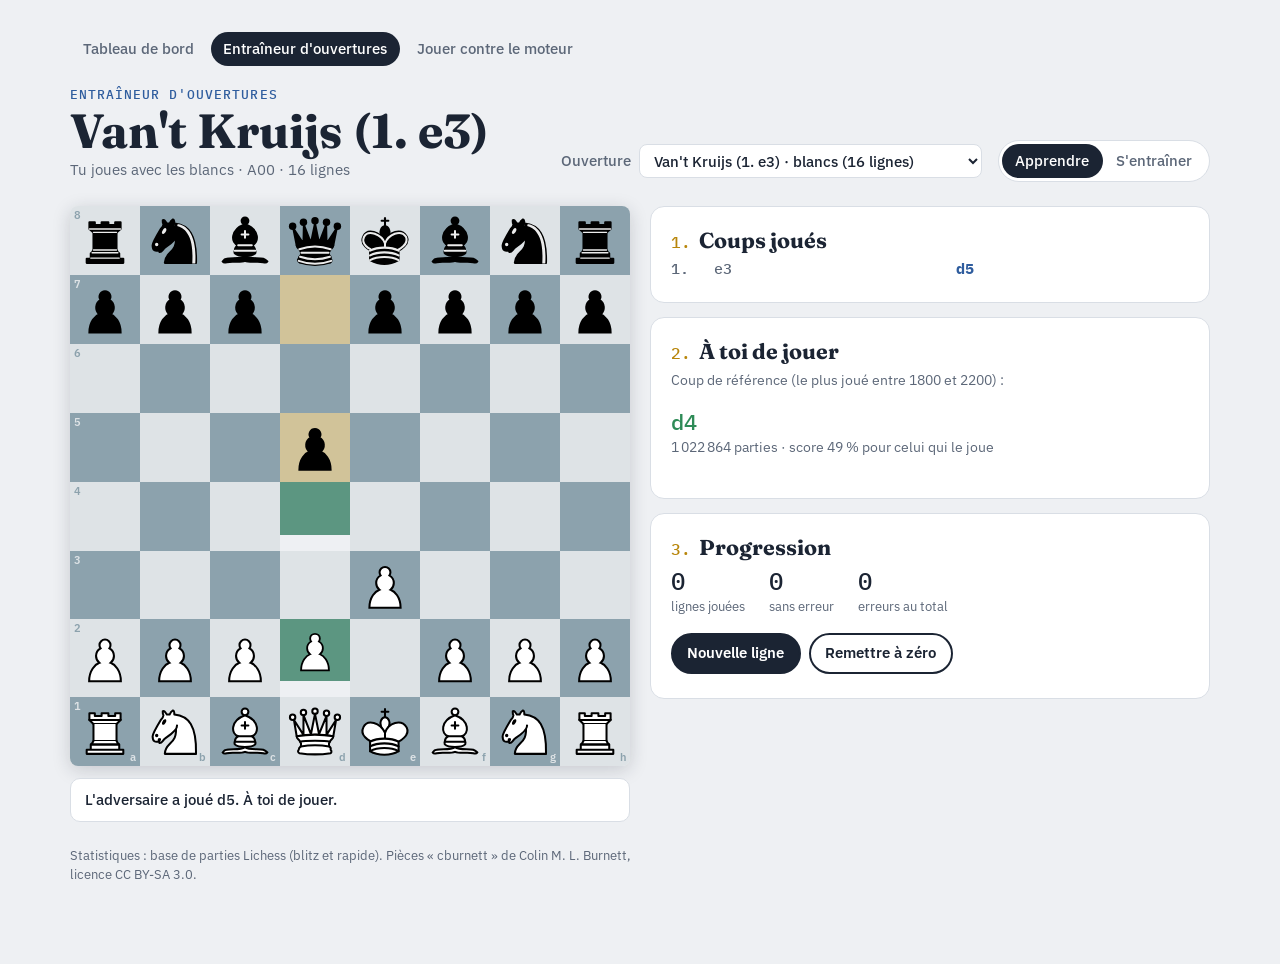
<file: entraineur.html>
<!DOCTYPE html>
<html lang="fr">
<head>
<meta charset="UTF-8">
<meta name="viewport" content="width=device-width, initial-scale=1">
<title>Entraîneur d'ouvertures</title>
<link rel="icon" href="data:image/svg+xml,<svg xmlns='http://www.w3.org/2000/svg' viewBox='0 0 100 100'><text y='.9em' font-size='90'>♞</text></svg>">
<link rel="preconnect" href="https://fonts.googleapis.com">
<link rel="preconnect" href="https://fonts.gstatic.com" crossorigin>
<link href="https://fonts.googleapis.com/css2?family=Fraunces:opsz,wght@9..144,500;9..144,700&family=IBM+Plex+Mono:wght@500&family=IBM+Plex+Sans:wght@400;500;600&display=swap" rel="stylesheet">
<link rel="stylesheet" href="style.css">
<link rel="stylesheet" href="trainer.css">
</head>
<body>
<main>
  <nav class="nav"><a href="index.html">Tableau de bord</a><a href="entraineur.html" aria-current="page">Entraîneur d'ouvertures</a><a href="jouer.html">Jouer contre le moteur</a></nav>
  <header class="top">
    <div>
      <p class="kicker">Entraîneur d'ouvertures</p>
      <h1 id="title">Chargement…</h1>
      <p class="sub" id="subtitle"></p>
    </div>
    <div class="filters">
      <label class="period">Ouverture <select id="opening"></select></label>
      <div class="chips" role="group" aria-label="Mode">
        <button data-m="apprendre" aria-pressed="true">Apprendre</button>
        <button data-m="entrainement" aria-pressed="false">S'entraîner</button>
      </div>
    </div>
  </header>

  <div class="trainer">
    <div class="boardwrap">
      <div class="board" id="board" aria-label="Échiquier"></div>
      <div class="feedback" id="feedback" aria-live="polite"></div>
    </div>

    <aside class="panel">
      <section class="block">
        <h2><span class="mv">1.</span> Coups joués</h2>
        <ol class="moves" id="moves"></ol>
      </section>
      <section class="block">
        <h2><span class="mv">2.</span> <span id="posTitle">Position</span></h2>
        <div id="posInfo"></div>
      </section>
      <section class="block">
        <h2><span class="mv">3.</span> Progression</h2>
        <div id="progress"></div>
        <div class="actions">
          <button class="btn" id="next">Nouvelle ligne</button>
          <button class="btn ghost" id="reset">Remettre à zéro</button>
        </div>
      </section>
    </aside>
  </div>

  <p class="hint credits">Statistiques : base de parties Lichess (blitz et rapide). Pièces « cburnett » de Colin M. L. Burnett, licence CC BY-SA 3.0.</p>
</main>

<script src="vendor/chess.js"></script>
<script src="trainer.js"></script>
</body>
</html>
</file>
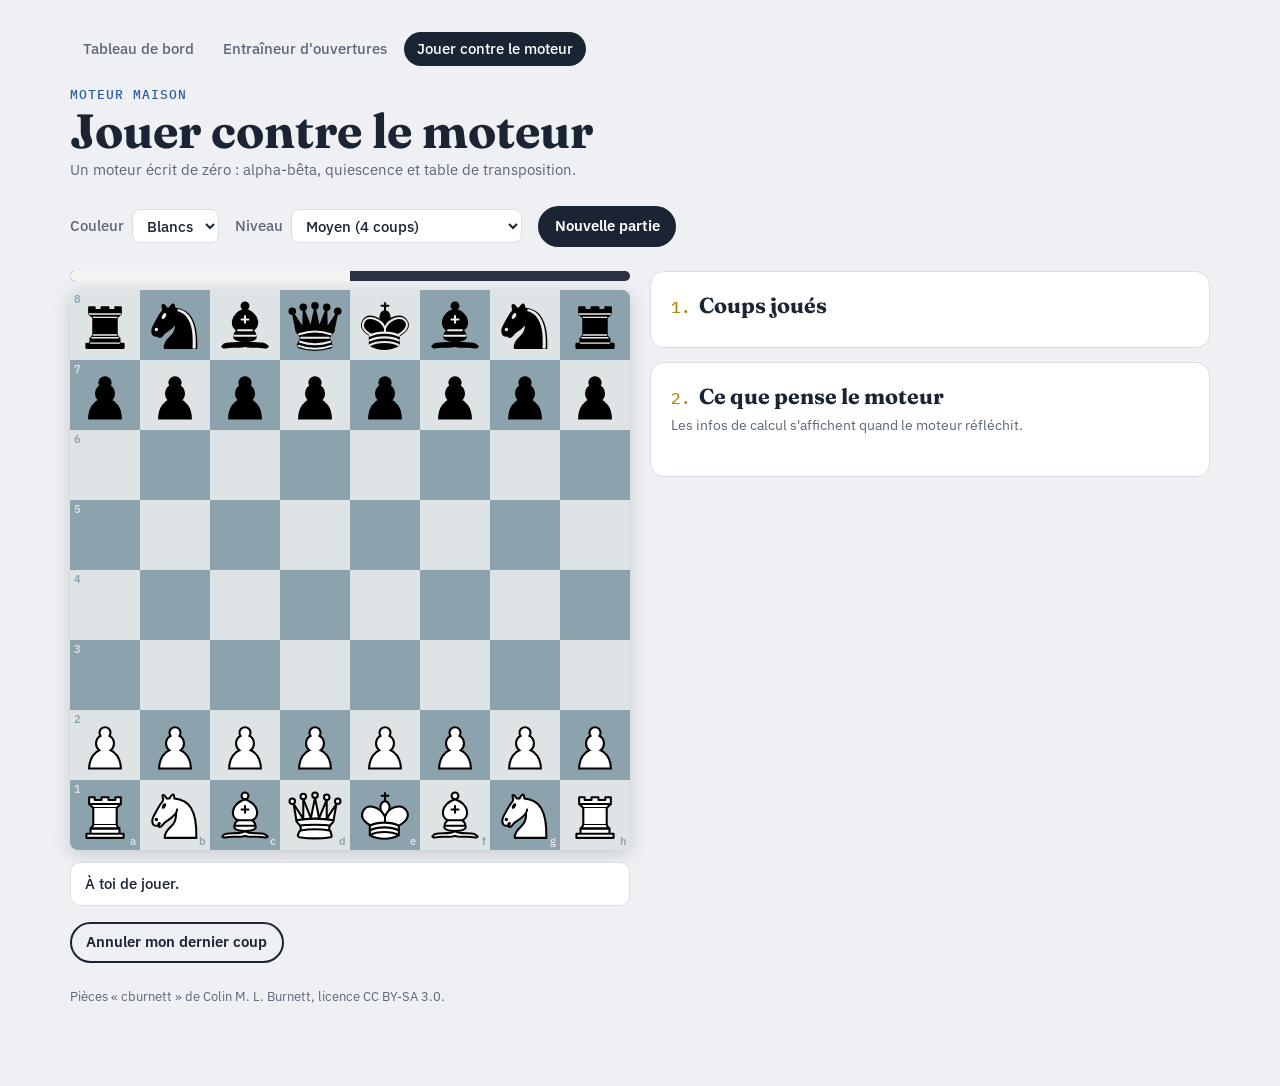
<file: jouer.html>
<!DOCTYPE html>
<html lang="fr">
<head>
<meta charset="UTF-8">
<meta name="viewport" content="width=device-width, initial-scale=1">
<title>Jouer contre le moteur</title>
<link rel="icon" href="data:image/svg+xml,<svg xmlns='http://www.w3.org/2000/svg' viewBox='0 0 100 100'><text y='.9em' font-size='90'>♞</text></svg>">
<link rel="preconnect" href="https://fonts.googleapis.com">
<link rel="preconnect" href="https://fonts.gstatic.com" crossorigin>
<link href="https://fonts.googleapis.com/css2?family=Fraunces:opsz,wght@9..144,500;9..144,700&family=IBM+Plex+Mono:wght@500&family=IBM+Plex+Sans:wght@400;500;600&display=swap" rel="stylesheet">
<link rel="stylesheet" href="style.css">
<link rel="stylesheet" href="trainer.css">
</head>
<body>
<main>
  <nav class="nav"><a href="index.html">Tableau de bord</a><a href="entraineur.html">Entraîneur d'ouvertures</a><a href="jouer.html" aria-current="page">Jouer contre le moteur</a></nav>
  <header class="top">
    <div>
      <p class="kicker">Moteur maison</p>
      <h1>Jouer contre le moteur</h1>
      <p class="sub">Un moteur écrit de zéro : alpha-bêta, quiescence et table de transposition.</p>
    </div>
    <div class="filters">
      <label class="period">Couleur
        <select id="color"><option value="w">Blancs</option><option value="b">Noirs</option></select>
      </label>
      <label class="period">Niveau
        <select id="level">
          <option value="0">Débutant (1 coup d'avance)</option>
          <option value="1">Facile (2 coups)</option>
          <option value="2" selected>Moyen (4 coups)</option>
          <option value="3">Fort (1 s par coup)</option>
          <option value="4">Maximum (3 s par coup)</option>
        </select>
      </label>
      <button class="btn" id="newGame">Nouvelle partie</button>
    </div>
  </header>

  <div class="trainer">
    <div class="boardwrap">
      <div class="evalbar" aria-hidden="true"><div class="evalfill" id="evalFill"></div></div>
      <div class="board" id="board" aria-label="Échiquier"></div>
      <div class="feedback" id="feedback" aria-live="polite"></div>
      <div class="actions"><button class="btn ghost" id="undo">Annuler mon dernier coup</button></div>
    </div>
    <aside class="panel">
      <section class="block">
        <h2><span class="mv">1.</span> Coups joués</h2>
        <ol class="moves" id="moves"></ol>
      </section>
      <section class="block">
        <h2><span class="mv">2.</span> Ce que pense le moteur</h2>
        <div id="engineInfo"><p class="hint">Les infos de calcul s'affichent quand le moteur réfléchit.</p></div>
      </section>
    </aside>
  </div>
  <p class="hint credits">Pièces « cburnett » de Colin M. L. Burnett, licence CC BY-SA 3.0.</p>
</main>
<script src="vendor/chess.js"></script>
<script src="jouer.js"></script>
</body>
</html>
</file>
<file: style.css>
:root{
  --paper:#EEF0F3; --card:#FFFFFF; --ink:#1B2433; --muted:#5C6778; --line:#D9DEE5;
  --win:#2E8B57; --draw:#9AA3AE; --loss:#C2413B; --accent:#2F5D9E; --gold:#B8860B;
}
*,*::before,*::after{box-sizing:border-box}
body{margin:0; background:var(--paper); color:var(--ink); font:400 15px/1.5 "IBM Plex Sans",system-ui,"Segoe UI",sans-serif}
main{max-width:1180px; margin:0 auto; padding:2rem 1.25rem 4rem}

/* en-tête */
.top{display:flex; justify-content:space-between; align-items:flex-end; gap:1.5rem; flex-wrap:wrap; margin-bottom:1.5rem}
.kicker{margin:0; font:500 .8rem "IBM Plex Mono",ui-monospace,monospace; letter-spacing:.08em; text-transform:uppercase; color:var(--accent)}
h1{font:700 clamp(2rem,5vw,3rem)/1.05 "Fraunces",Georgia,serif; margin:.2rem 0}
.sub{margin:0; color:var(--muted)}
.filters{display:flex; gap:1rem; align-items:center; flex-wrap:wrap}
.chips{display:flex; background:var(--card); border:1px solid var(--line); border-radius:999px; padding:3px}
.chips button{font:inherit; font-weight:500; border:0; background:none; color:var(--muted); padding:.35rem .85rem; border-radius:999px; cursor:pointer}
.chips button[aria-pressed="true"]{background:var(--ink); color:#fff}
.chips button:disabled{opacity:.35; cursor:default}
.period{display:flex; gap:.5rem; align-items:center; color:var(--muted); font-weight:500}
select{font:inherit; padding:.35rem .6rem; border:1px solid var(--line); border-radius:8px; background:var(--card); color:var(--ink)}
button:focus-visible,select:focus-visible,summary:focus-visible{outline:3px solid var(--accent); outline-offset:2px}

/* chiffres clés */
.kpis{display:grid; grid-template-columns:repeat(auto-fit,minmax(170px,1fr)); gap:.75rem; margin-bottom:1.5rem}
.kpi{background:var(--card); border:1px solid var(--line); border-radius:12px; padding:1rem}
.kpi .v{font:500 1.9rem/1.1 "IBM Plex Mono",ui-monospace,monospace}
.kpi .l{color:var(--muted); font-size:.85rem}
.kpi .s{font-size:.8rem; color:var(--muted); margin-top:.2rem}
.wdl{display:flex; height:8px; border-radius:4px; overflow:hidden; margin-top:.5rem; background:var(--line)}
.wdl i{display:block}
.wdl .w{background:var(--win)} .wdl .d{background:var(--draw)} .wdl .x{background:var(--loss)}

/* blocs */
.block{background:var(--card); border:1px solid var(--line); border-radius:14px; padding:1.25rem 1.25rem 1.5rem; margin-bottom:1rem; min-width:0}
h2{font:700 1.35rem "Fraunces",Georgia,serif; margin:0 0 .25rem}
h2 .mv{font:500 1rem "IBM Plex Mono",ui-monospace,monospace; color:var(--gold); margin-right:.25rem}
h3{font-size:.95rem; margin:.5rem 0 .5rem; color:var(--muted); font-weight:600}
.hint{margin:0 0 1rem; color:var(--muted); font-size:.9rem; max-width:75ch}
.two{display:grid; grid-template-columns:1fr 1fr; gap:1rem}
.two > .block{margin-bottom:1rem}
@media (max-width:820px){.two{grid-template-columns:1fr}}
.chart{position:relative; height:300px} .chart.tall{height:340px} .chart.small{height:200px; margin-top:1rem}
.empty{color:var(--muted); font-style:italic}

/* ouvertures */
details{border-top:1px solid var(--line)}
details:last-child{border-bottom:1px solid var(--line)}
summary{list-style:none; cursor:pointer; display:grid; grid-template-columns:1fr 3.2rem 7rem 3.4rem; gap:.6rem; align-items:center; padding:.55rem .25rem}
summary::-webkit-details-marker{display:none}
summary .nm{font-weight:500; overflow:hidden; text-overflow:ellipsis; white-space:nowrap}
summary .nm::before{content:"▸"; color:var(--muted); margin-right:.4rem; display:inline-block; transition:transform .15s}
details[open] summary .nm::before{transform:rotate(90deg)}
.num{font:500 .9rem "IBM Plex Mono",ui-monospace,monospace; text-align:right}
.pct.good{color:var(--win)} .pct.bad{color:var(--loss)}
.vars{margin:0 0 .6rem 1.2rem; padding:0; list-style:none; font-size:.88rem; color:var(--muted)}
.vars li{display:grid; grid-template-columns:1fr 3.2rem 3.4rem; gap:.6rem; padding:.15rem 0}
.bar{display:flex; height:10px; border-radius:5px; overflow:hidden; background:var(--line)}
.bar i{display:block} .bar .w{background:var(--win)} .bar .d{background:var(--draw)} .bar .x{background:var(--loss)}
.colhead{display:grid; grid-template-columns:1fr 3.2rem 7rem 3.4rem; gap:.6rem; font-size:.75rem; color:var(--muted); padding:0 .25rem .25rem; text-transform:uppercase; letter-spacing:.05em}
.colhead span:not(:first-child){text-align:right}

/* carte de chaleur */
.scroll{overflow-x:auto}
.heat{display:grid; grid-template-columns:3rem repeat(8,minmax(64px,1fr)); gap:4px; min-width:600px}
.heat .h{font-size:.78rem; color:var(--muted); text-align:center; align-self:end}
.heat .d{font-weight:600; font-size:.85rem; align-self:center}
.heat .c{border-radius:6px; padding:.45rem .2rem; text-align:center; font:500 .85rem "IBM Plex Mono",ui-monospace,monospace; min-height:3rem; display:flex; flex-direction:column; justify-content:center}
.heat .c small{font:400 .7rem "IBM Plex Sans",sans-serif; opacity:.8}
.heat .c.none{background:var(--paper)}

/* fins de partie et tilt */
.endgrp{margin-bottom:1rem}
.endrow{display:grid; grid-template-columns:8.5rem 1fr 3rem; gap:.6rem; align-items:center; margin:.3rem 0; font-size:.9rem}
.endrow .track{height:12px; background:var(--paper); border-radius:6px; overflow:hidden}
.endrow .fill{height:100%}
.tiltgrid{display:grid; grid-template-columns:1fr 1fr; gap:.75rem}
.tiltcard{border:1px solid var(--line); border-radius:10px; padding:.8rem}
.tiltcard .v{font:500 1.5rem "IBM Plex Mono",ui-monospace,monospace}
.tiltcard .l{font-size:.85rem; color:var(--muted)}
.verdict{margin:.75rem 0 0; font-size:.92rem}
</file>
<file: trainer.css>
/* navigation commune */
.nav{display:flex; gap:.25rem; margin-bottom:1.25rem}
.nav a{color:var(--muted); text-decoration:none; font-weight:500; padding:.35rem .8rem; border-radius:999px}
.nav a:hover{background:var(--card)}
.nav a[aria-current="page"]{background:var(--ink); color:#fff}

/* mise en page */
.trainer{display:grid; grid-template-columns:minmax(0,560px) minmax(280px,1fr); gap:1.25rem; align-items:start}
@media (max-width:900px){.trainer{grid-template-columns:1fr}}
.panel .block{margin-bottom:.9rem}

/* échiquier */
.boardwrap{position:relative}
.board{display:grid; grid-template-columns:repeat(8,1fr); grid-template-rows:repeat(8,1fr); aspect-ratio:1; width:100%; max-width:560px;
  border-radius:8px; overflow:hidden; box-shadow:0 4px 18px rgba(27,36,51,.18); user-select:none}
.sq{position:relative; display:flex; align-items:center; justify-content:center; cursor:pointer}
.sq.l{background:#DEE3E6} .sq.d{background:#8CA2AD}
.sq img{position:relative; z-index:1; width:88%; height:88%; pointer-events:none}
.sq.last::before{content:""; position:absolute; inset:0; background:rgba(184,134,11,.35)}
.sq.sel::before{content:""; position:absolute; inset:0; background:rgba(47,93,158,.45)}
.sq.hint::before{content:""; position:absolute; inset:0; background:rgba(46,139,87,.5)}
.sq.bad::before{content:""; position:absolute; inset:0; background:rgba(194,65,59,.55)}
.sq.dest::after{content:""; position:absolute; width:28%; height:28%; border-radius:50%; background:rgba(27,36,51,.28)}
.sq.dest.occ::after{width:92%; height:92%; background:none; border:5px solid rgba(27,36,51,.28)}
.coord{position:absolute; font:600 .68rem "IBM Plex Sans",sans-serif; pointer-events:none}
.coord.f{right:4px; bottom:2px} .coord.r{left:4px; top:2px}
.sq.l .coord{color:#8CA2AD} .sq.d .coord{color:#DEE3E6}

.feedback{min-height:2.6rem; margin-top:.75rem; padding:.6rem .9rem; border-radius:10px; font-weight:500; background:var(--card); border:1px solid var(--line)}
.feedback.good{background:#E3F2EA; border-color:#9BCBAE; color:#1F6B42}
.feedback.bad{background:#F8E4E3; border-color:#E2A7A4; color:#8F2A25}
.feedback.done{background:#FFF4D6; border-color:#E4C66F; color:#6B4E00}

/* panneau */
.moves{list-style:none; margin:0; padding:0; display:grid; grid-template-columns:2.2rem 1fr 1fr; gap:.15rem .5rem;
  font:500 .95rem "IBM Plex Mono",ui-monospace,monospace; max-height:220px; overflow-y:auto}
.moves .no{color:var(--muted)} .moves .cur{color:var(--accent); font-weight:700}
.moves .book{color:var(--muted)}
.optrow{display:grid; grid-template-columns:4rem 1fr 3.5rem; gap:.6rem; align-items:center; margin:.35rem 0; font-size:.9rem}
.optrow .san{font:500 .95rem "IBM Plex Mono",ui-monospace,monospace}
.optrow .track{height:10px; background:var(--paper); border-radius:5px; overflow:hidden}
.optrow .fill{height:100%; background:var(--accent)}
.answer{font:500 1.4rem "IBM Plex Mono",ui-monospace,monospace; color:var(--win)}
.stat{display:flex; gap:1.5rem; flex-wrap:wrap}
.stat div .v{font:500 1.5rem "IBM Plex Mono",ui-monospace,monospace}
.stat div .l{font-size:.82rem; color:var(--muted)}
.actions{display:flex; gap:.5rem; margin-top:1rem; flex-wrap:wrap}
.btn{font:inherit; font-weight:600; border:2px solid var(--ink); background:var(--ink); color:#fff; padding:.45rem .9rem; border-radius:999px; cursor:pointer}
.btn.ghost{background:transparent; color:var(--ink)}
.btn:focus-visible{outline:3px solid var(--accent); outline-offset:2px}
.credits{margin-top:1.5rem; font-size:.8rem}

/* barre d'évaluation (jouer.html) */
.evalbar{height:10px; max-width:560px; background:#2b3140; border-radius:5px; overflow:hidden; margin-bottom:.6rem}
.evalfill{height:100%; width:50%; background:#F4F4F1; transition:width .4s}
.engstats{display:grid; grid-template-columns:repeat(2,1fr); gap:.6rem 1rem}
.engstats .v{font:500 1.3rem "IBM Plex Mono",ui-monospace,monospace}
.engstats .l{font-size:.82rem; color:var(--muted)}
.pv{margin-top:.8rem; font:500 .9rem "IBM Plex Mono",ui-monospace,monospace; line-height:1.7}
</file>
